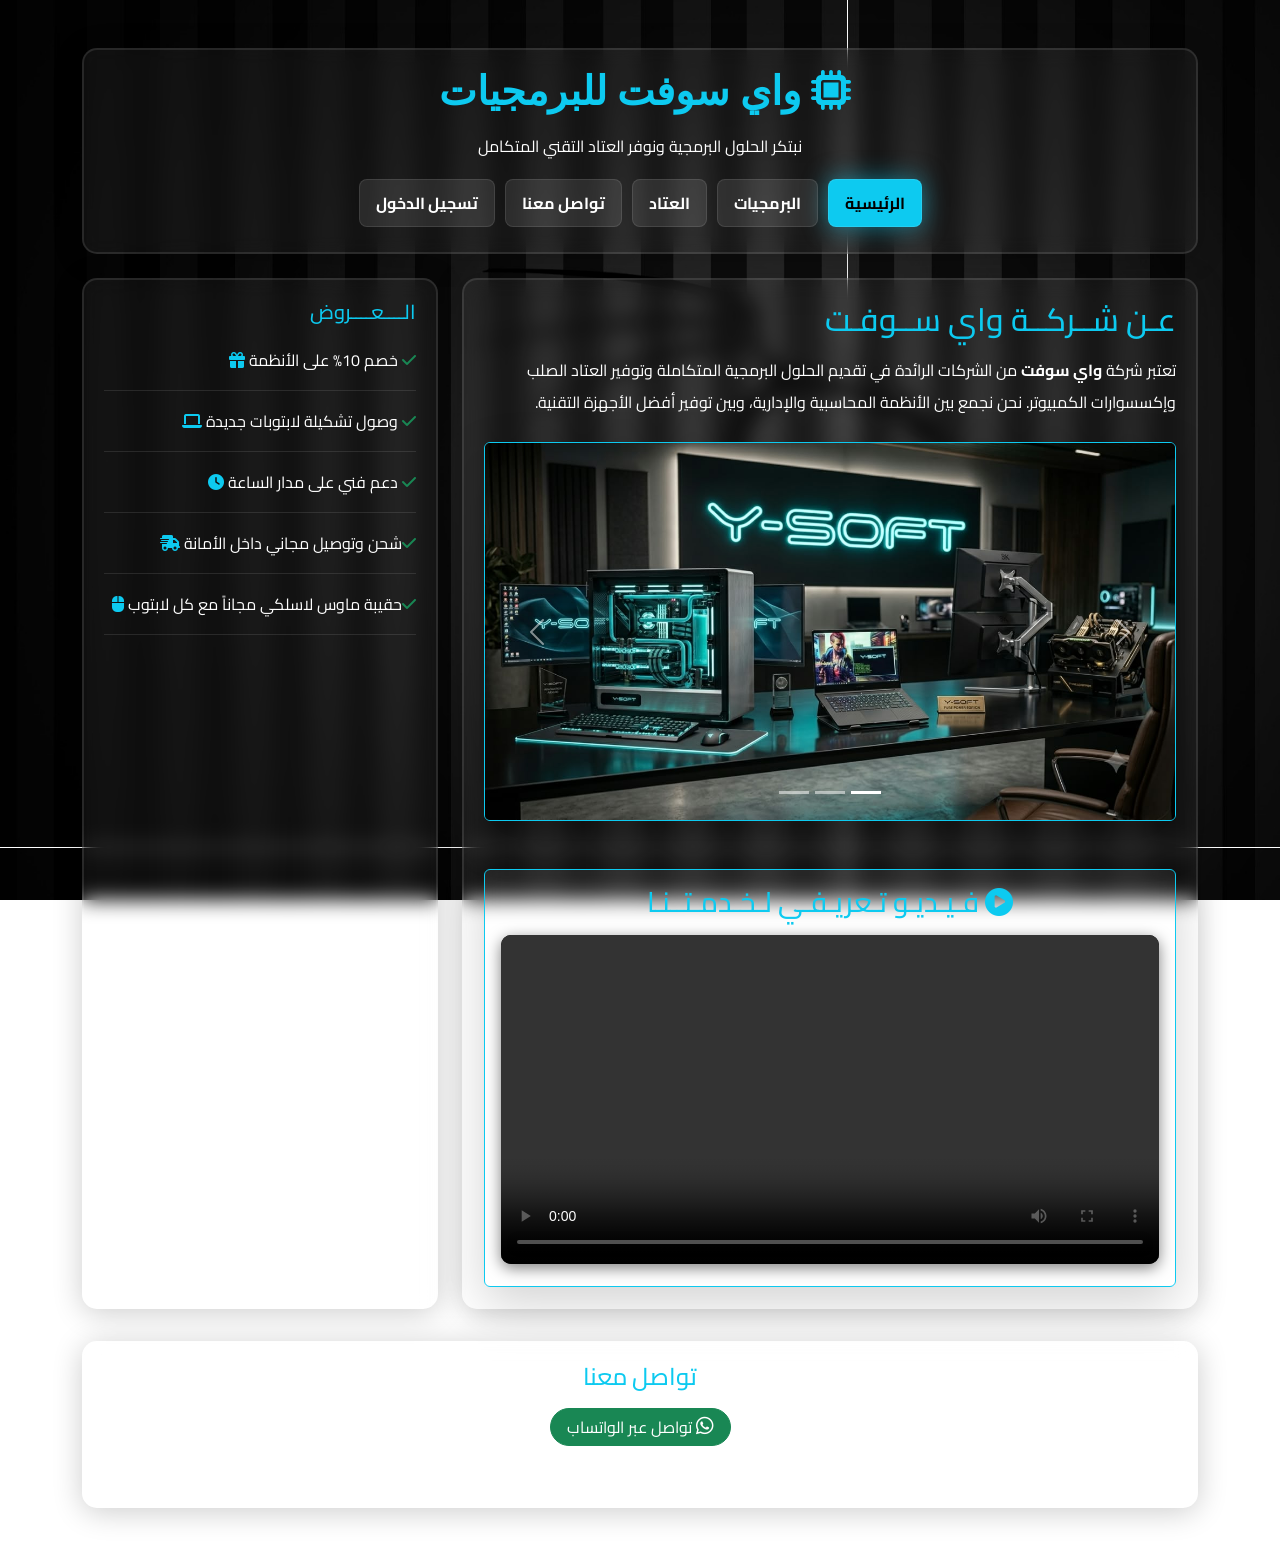
<file: index.html>
<!DOCTYPE html>
<html lang="ar" dir="rtl">
<head>
    <meta charset="UTF-8">
    <meta name="viewport" content="width=device-width, initial-scale=1.0">
    <meta name="keywords" content="Y-Soft, software, hardware, Accounting system ">
    <meta name="author" content="Badr Nasser ali Ziad">
    <meta name="description" content="واي سوفت للانظمة المحاسبية والكمبيوتر ومستلزماتها">
    <title>واي سوفت للبرمجيات والكمبيوتر | Y-Soft</title>
    
    <link href="https://fonts.googleapis.com/css2?family=Cairo:wght@400;700&display=swap" rel="stylesheet">
    
    <link rel="stylesheet" href="css/bootstrap.rtl.min.css">
    <link rel="stylesheet" href="css/all.min.css">
    <link rel="stylesheet" href="css/style.css">
</head>

<body class="text-white">

    <div class="bg-overlay"></div>

    <div class="container my-5">
        
        <header class="glass-card mb-4 text-center">
           <pre><h1 class="text-info fa-solid fa-microchip" > واي سوفت للبرمجيات </h1></pre> 
            <p>نبتكر الحلول البرمجية ونوفر العتاد التقني المتكامل</p>
            
            <nav>
                <ul class="nav justify-content-center">
                    <li class="nav-item"><a href="index.html" class="glass-btn active">الرئيسية</a></li>
                    <li class="nav-item"><a href="html/software.html" class="glass-btn">البرمجيات</a></li>
                    <li class="nav-item"><a href="html/hardware.html" class="glass-btn">العتاد</a></li>
                    <li class="nav-item"><a href="html/contact.html" class="glass-btn">تواصل معنا</a></li>
                    <li class="nav-item"><a href="html/login.html" class="glass-btn">تسجيل الدخول</a></li>
                </ul>
            </nav>
        </header>

        <div class="row">

            <section class="col-lg-8 mb-4">
                <div class="glass-card h-100">
                    <h2 class="text-info mb-3">عـن شــركــة واي ســوفـت</h2>
                    <p style="line-height: 2;">
                        تعتبر شركة <strong>واي سوفت</strong> من الشركات الرائدة في تقديم الحلول البرمجية المتكاملة وتوفير العتاد الصلب وإكسسوارات الكمبيوتر.
                        نحن نجمع بين الأنظمة المحاسبية والإدارية، وبين توفير أفضل الأجهزة التقنية.
                    </p>

                    <div id="projectSlider" class="carousel slide mt-4 border border-info rounded overflow-hidden shadow-lg" data-bs-ride="carousel">
                        <div class="carousel-indicators">

                            <button type="button" data-bs-target="#projectSlider" data-bs-slide-to="0" class="active"></button>

                            <button type="button" data-bs-target="#projectSlider" data-bs-slide-to="1"></button>

                            <button type="button" data-bs-target="#projectSlider" data-bs-slide-to="2"></button>
                        </div>

                        <div class="carousel-inner">
                            <div class="carousel-item active" data-bs-interval="3000">
                                <img src="images/1.svg" class="d-block w-100" alt="أنظمة برمجية">
                            </div>
                            <div class="carousel-item" data-bs-interval="3000">
                                <img src="images/2.svg" class="d-block w-100" alt="لابتوبات">
                            </div>
                            <div class="carousel-item" data-bs-interval="3000">
                                <img src="images/3.svg" class="d-block w-100" alt="دعم فني">
                            </div>
                        </div>

                        <button class="carousel-control-prev" type="button" data-bs-target="#projectSlider" data-bs-slide="prev">
                            <span class="carousel-control-prev-icon" aria-hidden="true"></span>
                            <span class="visually-hidden">السابق</span>
                        </button>
                        <button class="carousel-control-next" type="button" data-bs-target="#projectSlider" data-bs-slide="next">
                            <span class="carousel-control-next-icon" aria-hidden="true"></span>
                            <span class="visually-hidden">التالي</span>
                        </button>
                    </div>

                    <div class="glass-card mt-5 text-center p-3 border border-info rounded shadow-lg">
                        <h3 class="text-info mb-3"><i class="fa-solid fa-circle-play"></i> فـيـديـو تـعريـفـي لـخـدمـتــنـا</h3>
                        
                        <video controls style="width: 100%; max-height: 400px; object-fit: cover; background-color: #000; border-radius: 10px; box-shadow: 0 4px 15px rgba(0,0,0,0.5);">
                            <source src="videos/123.mp4" type="video/mp4">
                            عذراً، متصفحك لا يدعم تشغيل الفيديو.
                        </video>
                    </div>

                </div>
            </section>

            <aside class="col-lg-4 mb-4">
                <div class="glass-card h-100">
                    <h3 class="text-info fs-5 mb-3"> الــــعــــروض</h3>
                    <ul class="list-unstyled" style="line-height: 2.5;">
                        <li><i class="fa-solid fa-check text-success"></i> خصم 10% على الأنظمة <i class="fa-solid fa-gift text-info"></i></li>
                        <li><i class="fa-solid fa-check text-success"></i> وصول تشكيلة لابتوبات جديدة <i class="fa-solid fa-laptop text-info"></i></li>
                        <li><i class="fa-solid fa-check text-success"></i> دعم فني على مدار الساعة <i class="fa-solid fa-clock text-info"></i></li>
                        <li><i class="fa-solid fa-check text-success"></i>شحن وتوصيل مجاني داخل الأمانة <i class="fa-solid fa-truck-fast text-info"></i></li>
                        <li><i class="fa-solid fa-check text-success"></i>حقيبة ماوس لاسلكي مجاناً مع كل لابتوب <i class="fa-solid fa-mouse text-info"></i></li>
                    </ul>
                </div>
            </aside>
        </div>

        <footer class="glass-card text-center mt-2">
            <h4 class="text-info mb-3">تواصل معنا</h4>
            <a href="https://wa.me/967770037401" class="btn btn-success rounded-pill px-3">
                <i class="fa-brands fa-whatsapp fs-5"></i> تواصل عبر الواتساب
            </a>
            <p class="mt-3 mb-0">جميع الحقوق محفوظة © Y-Soft</p>
        </footer>

    </div>

    <script src="js/jquery.min.js"></script>
    <script src="js/bootstrap.bundle.min.js"></script>
    <script src="js/script.js"></script>
   
</body>
</html>
</file>
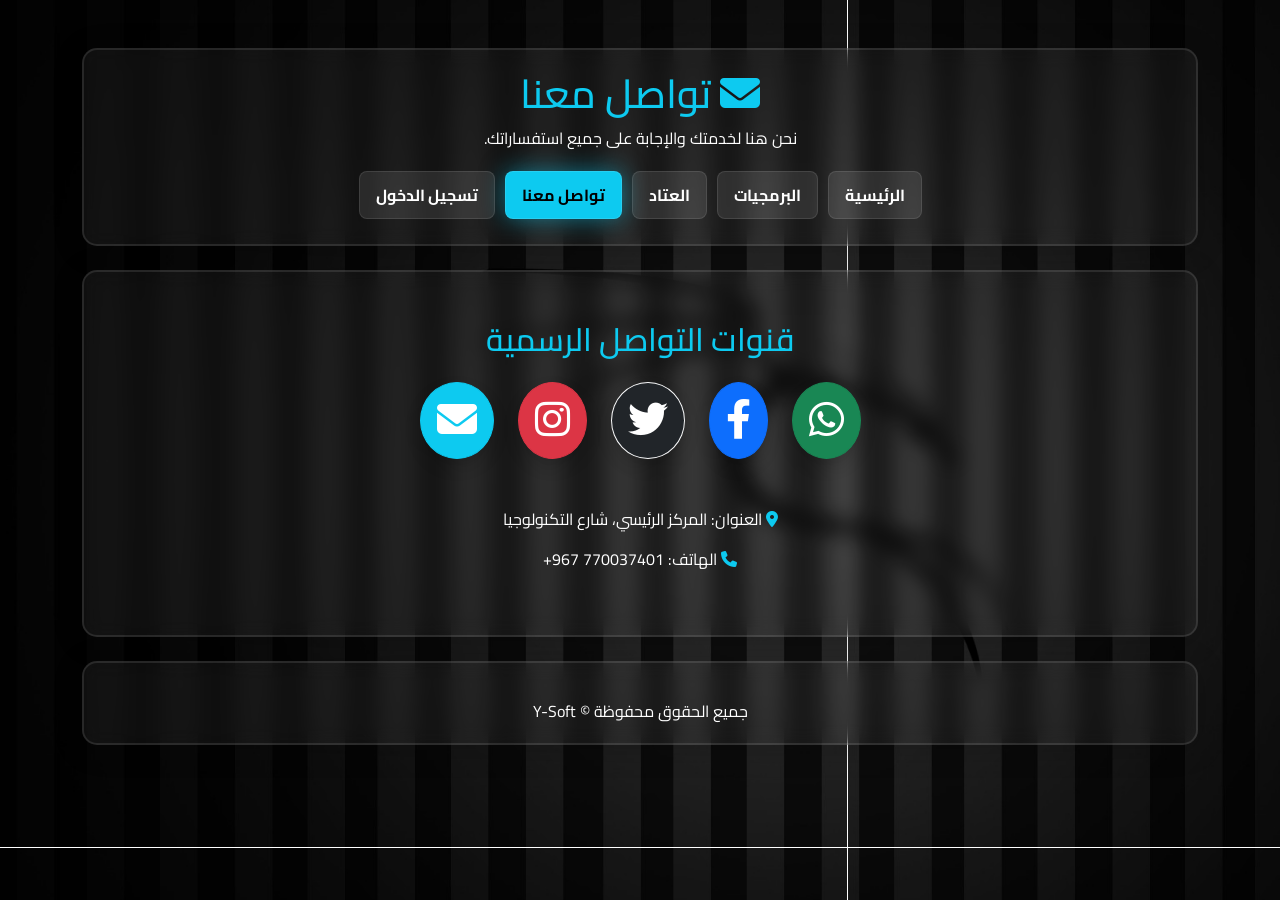
<file: html/contact.html>
<!DOCTYPE html>
<html lang="ar" dir="rtl">

<head>
    <meta charset="UTF-8">
    <meta name="viewport" content="width=device-width, initial-scale=1.0">
    <meta name="keywords" content="Y-Soft, تواصل معنا, دعم فني, رقم واي سوفت">
    <meta name="author" content="Badr Nasser ali Ziad">
    <meta name="description" content="تواصل مع فريق واي سوفت للحصول على الدعم الفني, الاستفسارات, أو طاب الأنظمة والأجهزة التقنية">
    <title>تواصل معنا | Y-Soft</title>
    
    <link href="https://fonts.googleapis.com/css2?family=Cairo:wght@400;700&display=swap" rel="stylesheet">
    
    <link rel="stylesheet" href="../css/bootstrap.rtl.min.css">
    <link rel="stylesheet" href="../css/all.min.css">
    <link rel="stylesheet" href="../css/style.css">
</head>

<body class="text-white">

    <div class="bg-overlay"></div>

    <div class="container my-5">
        
        <header class="glass-card mb-4 text-center">

            <h1 class="text-info"><i class="fa-solid fa-envelope"></i> تواصل معنا</h1>
            <p>نحن هنا لخدمتك والإجابة على جميع استفساراتك.</p>
            
            <nav>
                <ul class="nav justify-content-center">
                    <li class="nav-item"><a href="../index.html" class="glass-btn">الرئيسية</a></li>
                    <li class="nav-item"><a href="software.html" class="glass-btn">البرمجيات</a></li>
                    <li class="nav-item"><a href="hardware.html" class="glass-btn">العتاد</a></li>
                    <li class="nav-item"><a href="contact.html" class="glass-btn active">تواصل معنا</a></li>
                    <li class="nav-item"><a href="login.html" class="glass-btn">تسجيل الدخول</a></li>
                </ul>
            </nav>

        </header>

        <section class="glass-card text-center py-5 mb-4">
            <h2 class="text-info mb-4">قنوات التواصل الرسمية</h2>
            
            <div class="d-flex justify-content-center gap-4 flex-wrap">

                <a href="#" class="btn btn-success btn-lg rounded-circle p-3 shadow">
                    <i class="fa-brands fa-whatsapp fa-2x"></i>
                </a>
                

                <a href="#" class="btn btn-primary btn-lg rounded-circle p-3 shadow">
                    <i class="fa-brands fa-facebook-f fa-2x"></i>
                </a>
                

                <a href="#" class="btn btn-dark btn-lg rounded-circle p-3 shadow border border-light">
                    <i class="fa-brands fa-twitter fa-2x"></i>
                </a>
                

                <a href="#" class="btn btn-danger btn-lg rounded-circle p-3 shadow">
                    <i class="fa-brands fa-instagram fa-2x"></i>
                </a>
                

                <a href="#" class="btn btn-info btn-lg rounded-circle p-3 shadow text-white">
                    <i class="fa-solid fa-envelope fa-2x"></i>
                </a>
            </div>
            
            <div class="mt-5">
                <p><i class="fa-solid fa-location-dot text-info"></i> العنوان: المركز الرئيسي، شارع التكنولوجيا</p>
                <p><i class="fa-solid fa-phone text-info"></i> الهاتف: 770037401 967+</p>
            </div>
        </section>


        <footer class="glass-card text-center mt-2">
            <p class="mt-3 mb-0">جميع الحقوق محفوظة © Y-Soft</p>
        </footer>

    </div>

    <script src="../js/jquery.min.js"></script>
    <script src="../js/bootstrap.bundle.min.js"></script>
    <script src="../js/script.js"></script>
</body>
</html>
</file>
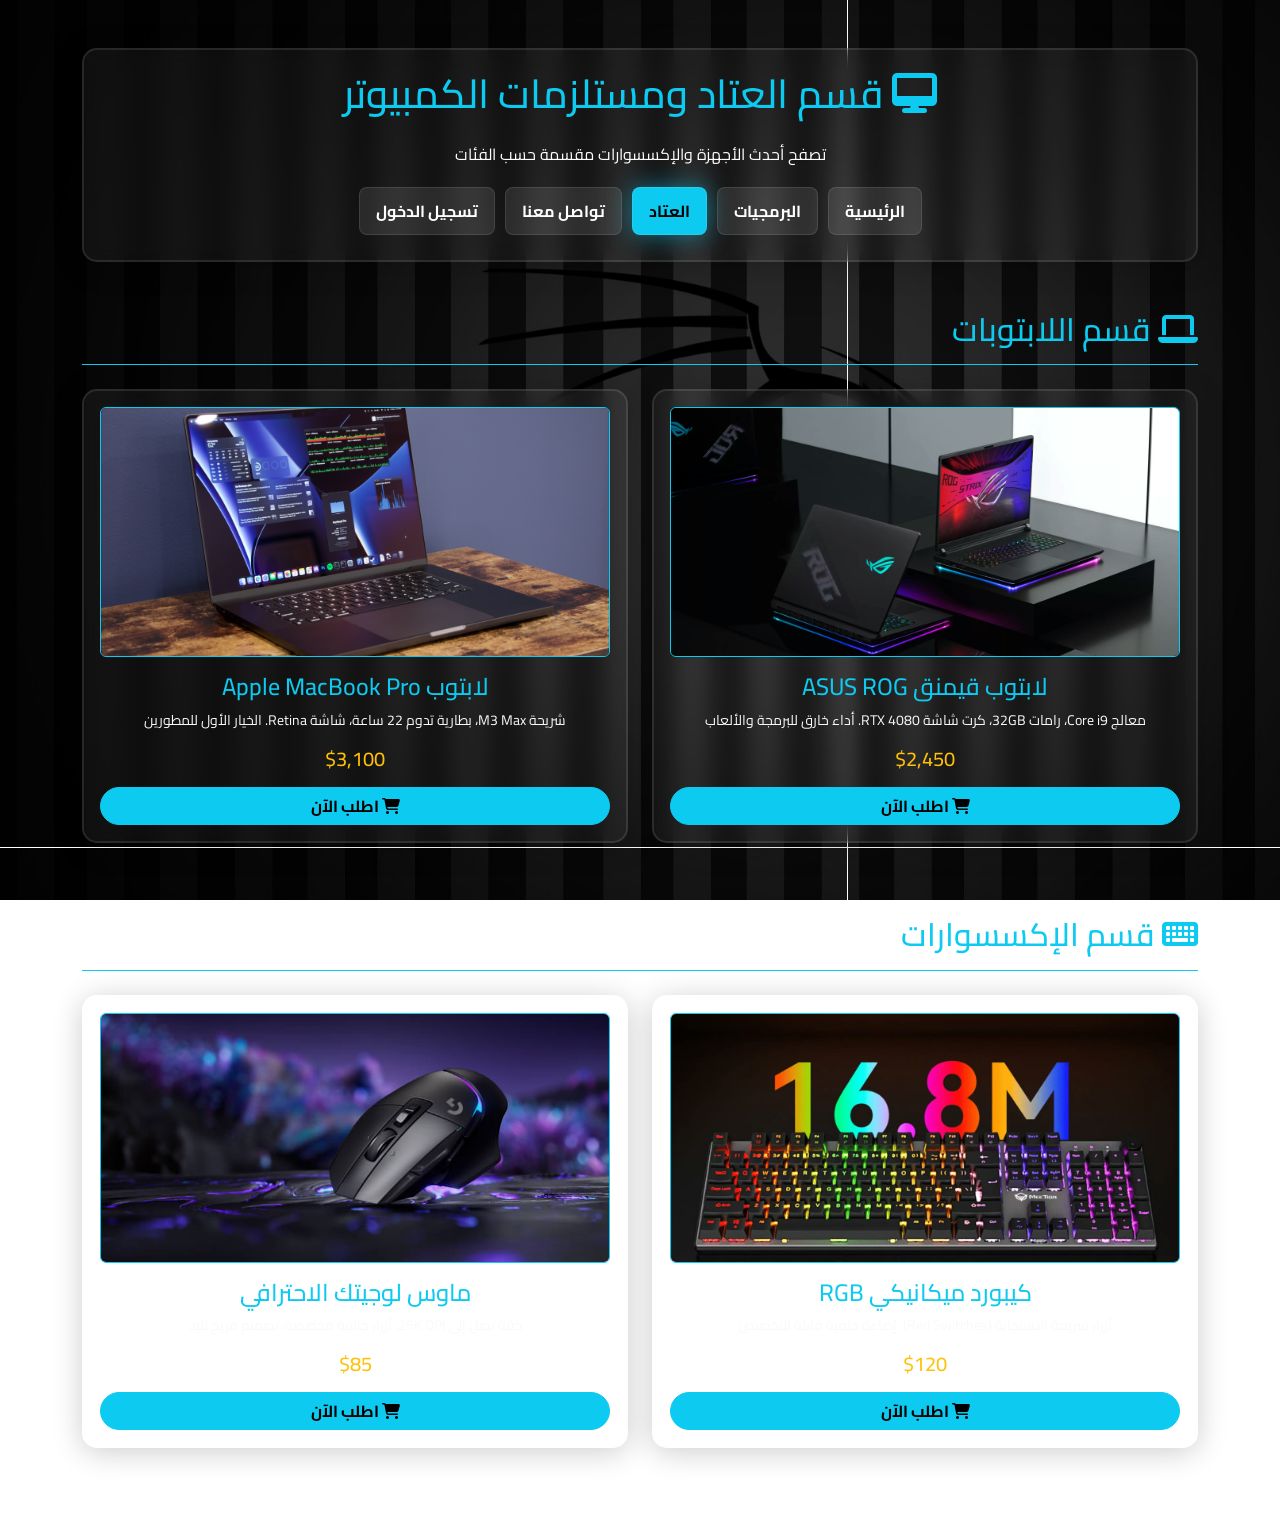
<file: html/hardware.html>
<!DOCTYPE html>
<html lang="ar" dir="rtl">
<head>
    <meta charset="UTF-8">
    <meta name="viewport" content="width=device-width, initial-scale=1.0">
    <meta name="keywords" content="Y-Soft, hardware, عتاد, لابتوبات, أجهزة كمبيوتر, شاشات, ماوسات, كيبوردات  ">
    <meta name="author" content="Badr Nasser ali Ziad">
    <meta name="description" content="تصفح احدث أجهزة الكمبيوتر واللابتوبات, وإكسسوارات التقنية بـأسعار تنافسية وجودة عالية من واي سوفت">
    <title>قسم العتاد | Y-Soft</title>

    <link href="https://fonts.googleapis.com/css2?family=Cairo:wght@400;700&display=swap" rel="stylesheet">

    <link rel="stylesheet" href="../css/bootstrap.rtl.min.css">
    <link rel="stylesheet" href="../css/all.min.css">
    <link rel="stylesheet" href="../css/style.css">
</head>
<body class="text-white">
    <div class="bg-overlay"></div>
    <div class="container my-5">
        
        <header class="glass-card mb-5 text-center">
            <h1 class="text-info"><i class="fa-solid fa-desktop"></i> قسم العتاد ومستلزمات الكمبيوتر</h1>
            <p class="mt-4">تصفح أحدث الأجهزة والإكسسوارات مقسمة حسب الفئات</p>
            <nav>
                <ul class="nav justify-content-center mt-3">
                    <li class="nav-item"><a href="../index.html" class="glass-btn">الرئيسية</a></li>
                    <li class="nav-item"><a href="software.html" class="glass-btn">البرمجيات</a></li>
                    <li class="nav-item"><a href="hardware.html" class="glass-btn active">العتاد</a></li>
                    <li class="nav-item"><a href="contact.html" class="glass-btn">تواصل معنا</a></li>
                    <li class="nav-item"><a href="login.html" class="glass-btn">تسجيل الدخول</a></li>
                </ul>
            </nav>
        </header>

        <div class="mb-5">
            <h2 class="text-info mb-4 border-bottom border-info pb-3">
                <i class="fa-solid fa-laptop"></i> قسم اللابتوبات
            </h2>
            <div class="row">
                
                <div class="col-md-6 mb-4">
                    <div class="glass-card h-100 text-center p-3 d-flex flex-column">
                        <img src="../images/4.svg" alt="لابتوب ألعاب" class="img-fluid rounded mb-3 border border-info" style="height: 250px; object-fit: cover; width: 100%;">
                        <h4 class="text-info">لابتوب قيمنق ASUS ROG</h4>
                        <p class="small text-light flex-grow-1">معالج Core i9، رامات 32GB، كرت شاشة RTX 4080. أداء خارق للبرمجة والألعاب</p>
                        <h5 class="text-warning mb-3">$2,450</h5>
                        <a href="contact.html" class="btn btn-info w-100 fw-bold rounded-pill"><i class="fa-solid fa-cart-shopping"></i> اطلب الآن</a>
                    </div>
                </div>

                <div class="col-md-6 mb-4">
                    <div class="glass-card h-100 text-center p-3 d-flex flex-column">
                        <img src="../images/5.svg" alt="لابتوب أعمال" class="img-fluid rounded mb-3 border border-info" style="height: 250px; object-fit: cover; width: 100%;">
                        <h4 class="text-info">لابتوب Apple MacBook Pro</h4>
                        <p class="small text-light flex-grow-1">شريحة M3 Max، بطارية تدوم 22 ساعة، شاشة Retina. الخيار الأول للمطورين</p>
                        <h5 class="text-warning mb-3">$3,100</h5>
                        <a href="contact.html" class="btn btn-info w-100 fw-bold rounded-pill"><i class="fa-solid fa-cart-shopping"></i> اطلب الآن</a>
                    </div>
                </div>

            </div>
        </div>

        
        <div class="mb-5">
            <h2 class="text-info mb-4 border-bottom border-info pb-3">
                <i class="fa-solid fa-keyboard"></i> قسم الإكسسوارات 
            </h2>
            <div class="row">
                
                <div class="col-md-6 mb-4">
                    <div class="glass-card h-100 text-center p-3 d-flex flex-column">
                        <img src="../images/6.svg" alt="كيبورد ميكانيكي" class="img-fluid rounded mb-3 border border-info" style="height: 250px; object-fit: cover; width: 100%; ">
                        <h4 class="text-info">كيبورد ميكانيكي RGB</h4>
                        <p class="small text-light flex-grow-1">أزرار سريعة الاستجابة (Red Switches)، إضاءة خلفية قابلة للتخصيص</p>
                        <h5 class="text-warning mb-3">$120</h5>
                        <a href="contact.html" class="btn btn-info w-100 fw-bold rounded-pill"><i class="fa-solid fa-cart-shopping"></i> اطلب الآن</a>
                    </div>
                </div>

                <div class="col-md-6 mb-4">
                    <div class="glass-card h-100 text-center p-3 d-flex flex-column">
                        <img src="../images/7.svg" alt="ماوس احترافي" class="img-fluid rounded mb-3 border border-info" style="height: 250px; object-fit: cover; width: 100%;">
                        <h4 class="text-info">ماوس لوجيتك الاحترافي</h4>
                        <p class="small text-light flex-grow-1">دقة تصل إلى 25K DPI، أزرار جانبية مخصصة، تصميم مريح لليد</p>
                        <h5 class="text-warning mb-3">$85</h5>
                        <a href="contact.html" class="btn btn-info w-100 fw-bold rounded-pill"><i class="fa-solid fa-cart-shopping"></i> اطلب الآن</a>
                    </div>
                </div>

            </div>
        </div>

    </div>
    
    <script src="../js/jquery.min.js"></script>
    <script src="../js/bootstrap.bundle.min.js"></script>
</body>
</html>
</file>
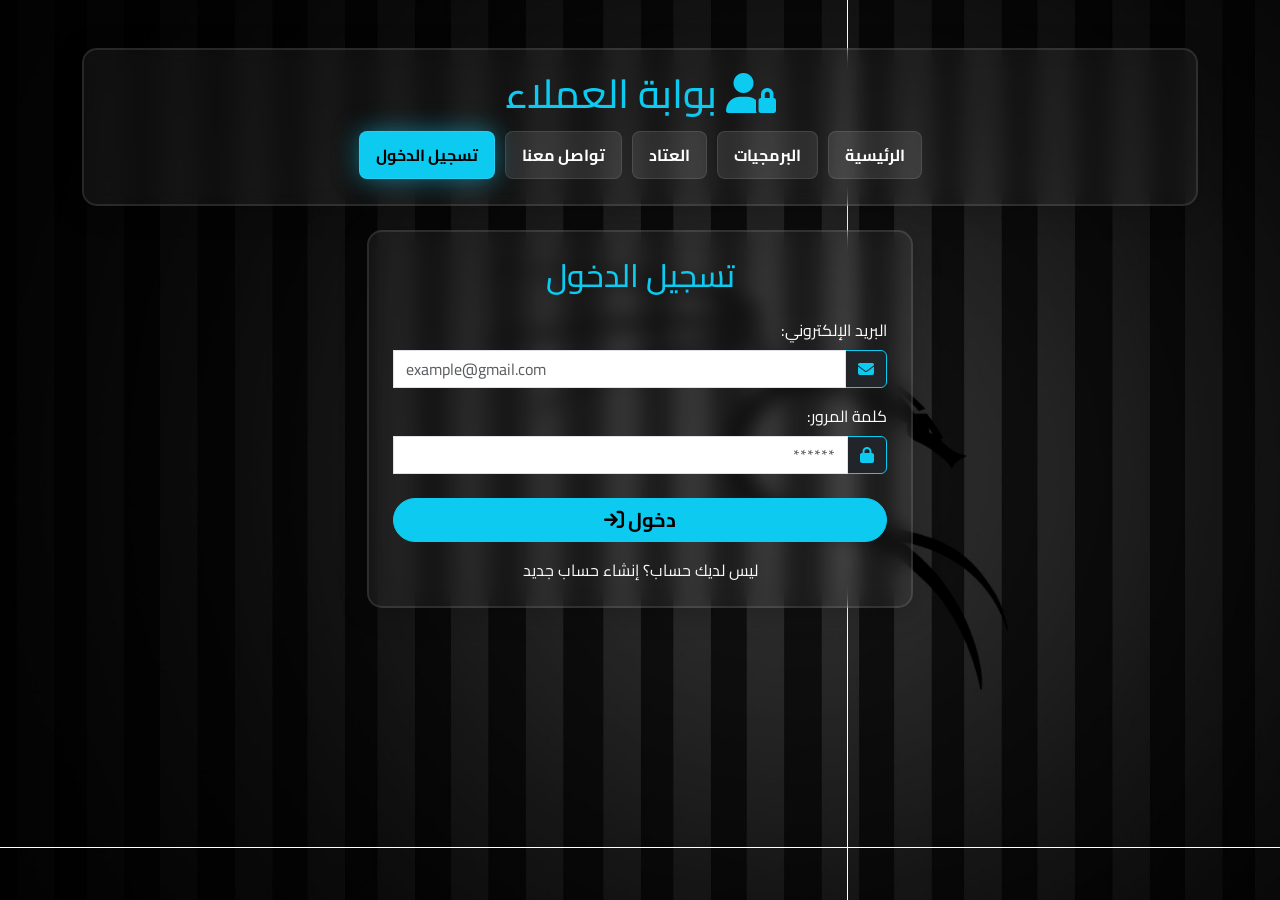
<file: html/login.html>
<!DOCTYPE html>
<html lang="ar" dir="rtl">

<head>
    <meta charset="UTF-8">
    <meta name="viewport" content="width=device-width, initial-scale=1.0">
    <meta name="keywords" content="Y-Soft, تسجيل الدخول, حسابي, دخول واي سوفت, login ">
    <meta name="author" content="Badr Nasser ali Ziad">
    <meta name="description" content="سجل الدخول إلى حسابك في واي سوفت للوصول إلى خدماتك وإدارة مشترياتك من الأنظمة والعتاد">
    <title>تسجيل الدخول | Y-Soft</title>
    
    <link href="https://fonts.googleapis.com/css2?family=Cairo:wght@400;700&display=swap" rel="stylesheet">
    
    <link rel="stylesheet" href="../css/bootstrap.rtl.min.css">
    <link rel="stylesheet" href="../css/all.min.css">
    <link rel="stylesheet" href="../css/style.css">
</head>

<body class="text-white">

    <div class="bg-overlay"></div>

    <div class="container my-5">
        
        <header class="glass-card mb-4 text-center">
            <h1 class="text-info"><i class="fa-solid fa-user-lock"></i> بوابة العملاء</h1>
            
            <nav>
                <ul class="nav justify-content-center">
                    <li class="nav-item"><a href="../index.html" class="glass-btn">الرئيسية</a></li>
                    <li class="nav-item"><a href="software.html" class="glass-btn">البرمجيات</a></li>
                    <li class="nav-item"><a href="hardware.html" class="glass-btn">العتاد</a></li>
                    <li class="nav-item"><a href="contact.html" class="glass-btn">تواصل معنا</a></li>
                    <li class="nav-item"><a href="login.html" class="glass-btn active">تسجيل الدخول</a></li>
                </ul>
            </nav>
        </header>


        <div class="row justify-content-center">
            <div class="col-md-6">
                <div class="glass-card p-4">
                    <h2 class="text-center text-info mb-4">تسجيل الدخول</h2>
                    
                    
                    <form id="loginForm" class="needs-validation" novalidate>
                        
                        <div class="mb-3">
                            <label for="email" class="form-label">البريد الإلكتروني:</label>
                            <div class="input-group">
                                <span class="input-group-text bg-dark text-info border-info"><i class="fa-solid fa-envelope"></i></span>
                                <input type="email" class="form-control text-dark" id="email" required placeholder="example@gmail.com">
                                <div class="invalid-feedback text-warning text-end">
                                    الرجاء إدخال بريد إلكتروني صحيح.
                                </div>
                            </div>
                        </div>

                        <div class="mb-4">
                            <label for="password" class="form-label">كلمة المرور:</label>
                            <div class="input-group">
                                <span class="input-group-text bg-dark text-info border-info"><i class="fa-solid fa-lock"></i></span>
                                <input type="password" class="form-control text-dark" id="password" required minlength="6" placeholder="******">
                                <div class="invalid-feedback text-warning text-end">
                                    كلمة المرور يجب أن لا تقل عن 6 أحرف.
                                </div>
                            </div>
                        </div>

                        <button type="submit" class="btn btn-info w-100 fw-bold fs-5 rounded-pill">دخول <i class="fa-solid fa-arrow-right-to-bracket"></i></button>
                        
                        <div class="text-center mt-3">
                            <a href="#" class="text-light text-decoration-none">ليس لديك حساب؟ إنشاء حساب جديد</a>
                        </div>
                    </form>
                </div>
            </div>
        </div>

    </div>

    <script src="../js/jquery.min.js"></script>
    <script src="../js/bootstrap.bundle.min.js"></script>
    <script src="../js/script.js"></script>

     

</body>
</html>
</file>
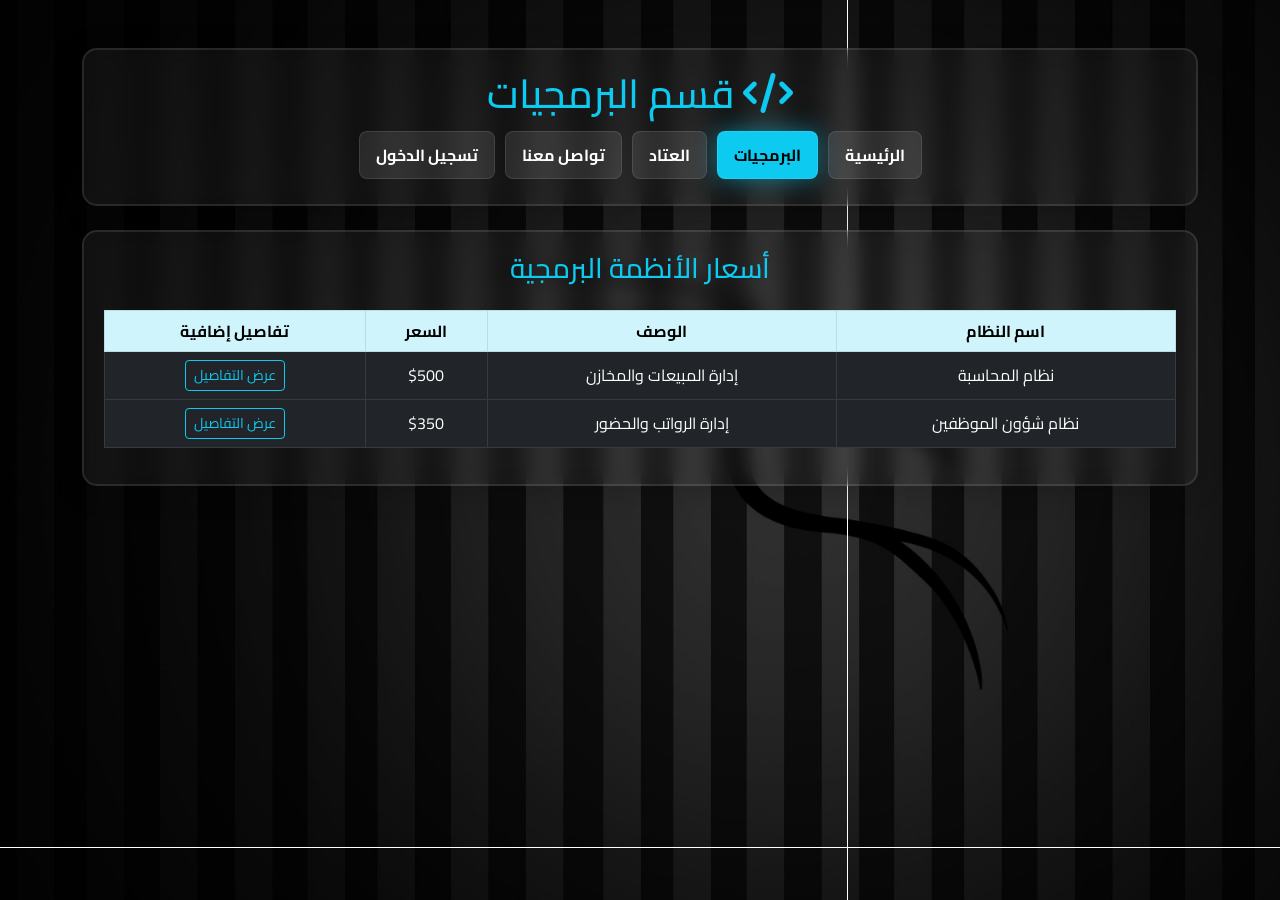
<file: html/software.html>
<!DOCTYPE html>
<html lang="ar" dir="rtl">
<head>
    <meta charset="UTF-8">
    <meta name="viewport" content="width=device-width, initial-scale=1.0">
    <meta name="keywords" content="Y-Soft, software, Accounting system, system, program, أنظمة محاسبية, حلول تقنية, برمجيات, نقاط بيع ">
    <meta name="author" content="Badr Nasser ali Ziad">
    <meta name="description" content="اكتشف أفضل الأنظمة المحاسبية والإدارية المتكاملة من واي سوفت لتطوير اعمالك">
    <title>قسم البرمجيات | Y-Soft</title>
    
    <link href="https://fonts.googleapis.com/css2?family=Cairo:wght@400;700&display=swap" rel="stylesheet">

    <link rel="stylesheet" href="../css/bootstrap.rtl.min.css">
    <link rel="stylesheet" href="../css/all.min.css">
    <link rel="stylesheet" href="../css/style.css">
</head>

<body class="text-white">

    <div class="bg-overlay"></div>
    
      <div class="container my-5">

         <header class="glass-card mb-4 text-center">

            <h1 class="text-info"><i class="fa-solid fa-code"></i> قسم البرمجيات</h1>
            
            <nav>
                <ul class="nav justify-content-center">
                    <li class="nav-item"><a href="../index.html" class="glass-btn">الرئيسية</a></li>
                    <li class="nav-item"><a href="software.html" class="glass-btn active">البرمجيات</a></li>
                    <li class="nav-item"><a href="hardware.html" class="glass-btn">العتاد</a></li>
                    <li class="nav-item"><a href="contact.html" class="glass-btn">تواصل معنا</a></li>
                    <li class="nav-item"><a href="login.html" class="glass-btn">تسجيل الدخول</a></li>
                </ul>
            </nav>

         </header>

            <section class="glass-card mb-5">

                <h3 class="text-info text-center mb-4">أسعار الأنظمة البرمجية</h3>

                <div class="table-responsive">
                    <table class="table table-dark table-hover table-bordered text-center align-middle">
                        <thead class="table-info text-dark">
                            <tr>
                                <th>اسم النظام</th>
                                <th>الوصف</th>
                                <th>السعر</th>
                                <th>تفاصيل إضافية</th>
                            </tr>
                        </thead>
                        <tbody>
                            <tr>
                                <td>نظام المحاسبة</td>
                                <td>إدارة المبيعات والمخازن</td>
                                <td>$500</td>
                                <td><button class="btn btn-sm btn-outline-info ajax-btn" data-file="info1.txt">عرض التفاصيل</button></td>
                            </tr>
                            <tr>
                                <td>نظام شؤون الموظفين</td>
                                <td>إدارة الرواتب والحضور</td>
                                <td>$350</td>
                                <td><button class="btn btn-sm btn-outline-info ajax-btn" data-file="info2.txt">عرض التفاصيل</button></td>
                            </tr>
                        </tbody>
                    </table>
                </div>
            </section>
        
            <div class="modal fade" id="ajaxModal" tabindex="-1" aria-hidden="true">
                <div class="modal-dialog">

                    <div class="modal-content bg-dark text-white border-info">

                         <div class="modal-header border-info">
                            <h5 class="modal-title text-info">تفاصيل النظام</h5>
                            <button type="button" class="btn-close btn-close-white" data-bs-dismiss="modal" aria-label="Close"></button>
                         </div>

                        <div class="modal-body" id="modalContent">
                            جاري تحميل البيانات...
                        </div>

                        <div class="modal-footer border-info">
                            <button type="button" class="btn btn-secondary" data-bs-dismiss="modal">إغلاق</button>
                        </div>
                        
                    </div>

                </div>
            </div>

    </div>
    
    <script src="../js/jquery.min.js"></script>
    <script src="../js/bootstrap.bundle.min.js"></script>
    <script src="../js/script.js"></script>
</body>
</html>
</file>
<file: css/style.css>
body {
    font-family: 'cairo', sans-serif !important

}

* {
    margin: 0;
    padding: 0;
    box-sizing: border-box;
    font-family: 'Cairo', sans-serif;
}

.bg-overlay {
    position: fixed;
    top: 0;
    left: 0;
    width: 100%;
    height: 100%;
    background-image: url(../images/8.jpg);
    background-repeat: no-repeat;
    background-size: cover;
    /* background: linear-gradient(rgba(15, 23, 42, 0.9), rgba(15, 23, 42, 0.95)); */
    z-index: -1;
}

.glass-card {
    background: rgba(255, 255, 255, 0.05);
    backdrop-filter: blur(10px);
    -webkit-backdrop-filter: blur(10px);
    border: 2px solid rgba(255, 255, 255, 0.1);
    border-radius: 15px;
    padding: 20px;
    box-shadow: 0 4px 30px rgba(0, 0, 0, 0.2);
}

.glass-btn {
    text-decoration: none;
    color: #ffffff;
    padding: 11px 16px;
    margin: 5px;
    background: rgba(255, 255, 255, 0.1);
    border: 1px solid rgba(255, 255, 255, 0.1);
    border-radius: 8px;
    display: inline-block;
    font-weight: bold;
    transition: all 0.3s ease;

  
}

.glass-btn:hover, .glass-btn.active {
    background: #0dcaf0;
    color: #000000;
    font-weight: bold;
    box-shadow: 0 0 25px rgba(13, 202, 240, 0.5);
}

aside ul li {
    border-bottom: 1px solid rgba(255,255,255,0.1);
    padding-bottom: 10px;
    margin-bottom: 10px;
}
</file>
